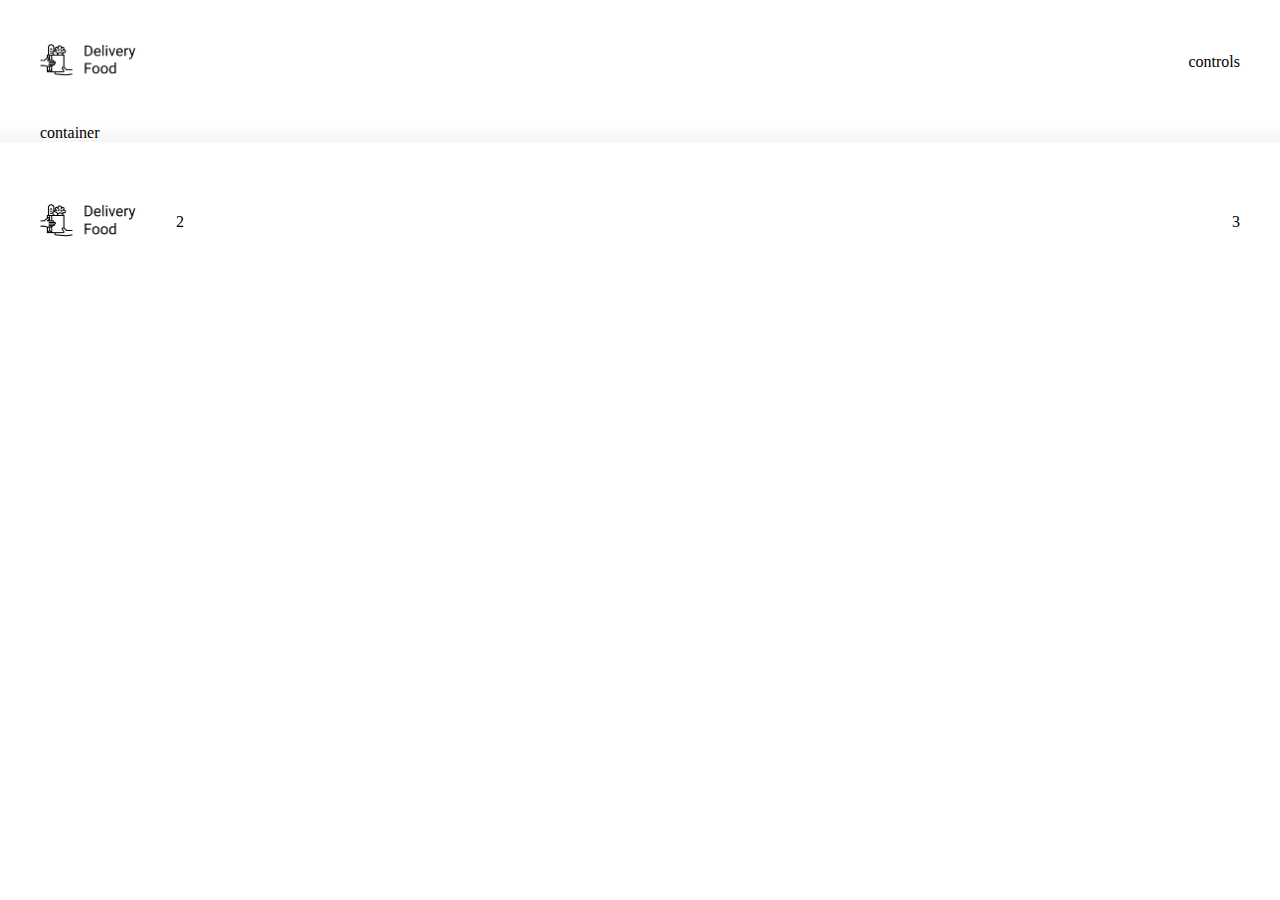
<file: index.html>
<!DOCTYPE html>
<html lang="ru">

<head>
    <meta charset="UTF-8">
    <meta name="viewport" content="width=device-width, initial-scale=1.0">
    <link rel="stylesheet" href="style.css">
    <title>Delivery Food</title>
</head>

<body>
    <header class="header">
        <div class="container">
            <div class="header-box">
                <div class="header-logo logo">
                    <img src="./images/logo.png" alt="logo">
                </div>
                <div class="header-controls">controls</div>
            </div>
        </div>
    </header>
    <main class="main">
        <div class="container">
            container
        </div>
    </main>
    <footer class="footer">
        <div class="container">
            <div class="footer-box">
                <div class="footer-logo logo">
                    <img src="./images/logo.png" alt="logo">
                </div>
                <div class="footer-nav">2</div>
                <div class="footer-social">3</div>
            </div>
        </div>
    </footer>
</body>

</html>
</file>
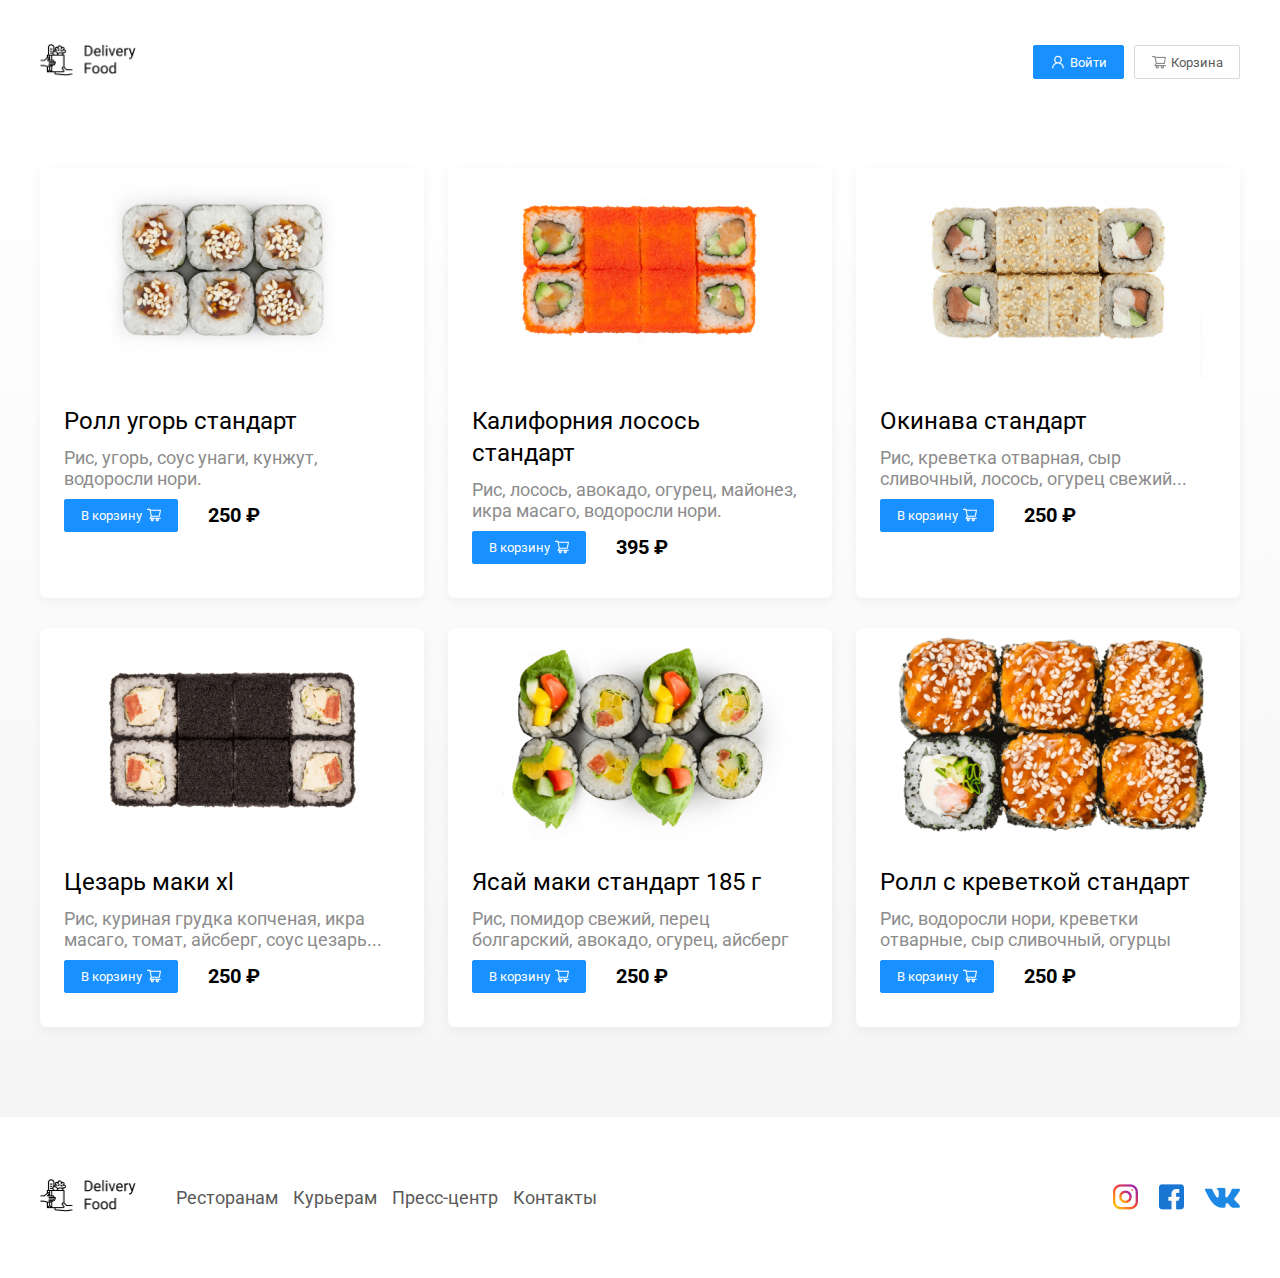
<file: goods.html>
<!DOCTYPE html>
<html lang="ru">

<head>
    <meta charset="UTF-8">
    <meta name="viewport" content="width=device-width, initial-scale=1.0">
    <link rel="preconnect" href="https://fonts.googleapis.com">
    <link rel="preconnect" href="https://fonts.gstatic.com" crossorigin>
    <link href="https://fonts.googleapis.com/css2?family=Roboto:ital,wght@0,100..900;1,100..900&display=swap"
        rel="stylesheet">
    <link rel="stylesheet" href="style.css">
    <title>Delivery Food</title>
</head>

<body>
    <div class="page-wrapper">
        <header class="header">
            <div class="container">
                <div class="header-box">
                    <a href="./index.html" class="header-logo logo">
                        <img src="./images/logo.png" alt="logo">
                    </a>
                    <div class="header-controls">
                        <button class="btn btn-primary">
                            <img src="./images/icons/user.png" alt="user">
                            Войти
                        </button>
                        <button class="btn btn-outline">
                            <img src="./images/icons/shopping-cart.png" alt="cart">
                            Корзина
                        </button>
                    </div>
                </div>
            </div>
        </header>
        <main class="main">
            <section class="products">
                <div class="container">
                    <div class="products-wrapper">
                        <div class="products-card">
                            <div class="products-card__image">
                                <img src="./images/goods/good-1.jpg" alt="good-1">
                            </div>
                            <div class="products-card__description">
                                <div class="products-card__description-row">
                                    <h5 class="products-card__description--name">Ролл угорь стандарт</h5>
                                </div>
                                <div class="products-card__description-row">
                                    <p class="products-card__description--text">Рис, угорь, соус унаги, кунжут,
                                        водоросли нори.</p>
                                </div>
                                <div class="products-card__description-row">
                                    <div class="products-card__description-controls">
                                        <button class="btn btn-primary">
                                            В корзину
                                            <img src="./images/icons/shopping-cart-white.svg" alt="shopping-cart">
                                        </button>
                                        <span class="products-card__description-controls--price">250 ₽</span>
                                    </div>
                                </div>
                            </div>
                        </div>

                        <div class="products-card">
                            <div class="products-card__image">
                                <img src="./images/goods/good-2.jpg" alt="good-2">
                            </div>
                            <div class="products-card__description">
                                <div class="products-card__description-row">
                                    <h5 class="products-card__description--name">Калифорния лосось стандарт</h5>
                                </div>
                                <div class="products-card__description-row">
                                    <p class="products-card__description--text">Рис, лосось, авокадо, огурец, майонез,
                                        икра масаго, водоросли нори.</p>
                                </div>
                                <div class="products-card__description-row">
                                    <div class="products-card__description-controls">
                                        <button class="btn btn-primary">
                                            В корзину
                                            <img src="./images/icons/shopping-cart-white.svg" alt="shopping-cart">
                                        </button>
                                        <span class="products-card__description-controls--price">395 ₽</span>
                                    </div>
                                </div>
                            </div>
                        </div>

                        <div class="products-card">
                            <div class="products-card__image">
                                <img src="./images/goods/good-3.jpg" alt="good-3">
                            </div>
                            <div class="products-card__description">
                                <div class="products-card__description-row">
                                    <h5 class="products-card__description--name">Окинава стандарт</h5>
                                </div>
                                <div class="products-card__description-row">
                                    <p class="products-card__description--text"> Рис, креветка отварная, сыр сливочный,
                                        лосось, огурец свежий...</p>
                                </div>
                                <div class="products-card__description-row">
                                    <div class="products-card__description-controls">
                                        <button class="btn btn-primary">
                                            В корзину
                                            <img src="./images/icons/shopping-cart-white.svg" alt="shopping-cart">
                                        </button>
                                        <span class="products-card__description-controls--price">250 ₽</span>
                                    </div>
                                </div>
                            </div>
                        </div>

                        <div class="products-card">
                            <div class="products-card__image">
                                <img src="./images/goods/good-4.jpg" alt="good-4">
                            </div>
                            <div class="products-card__description">
                                <div class="products-card__description-row">
                                    <h5 class="products-card__description--name">Цезарь маки хl</h5>
                                </div>
                                <div class="products-card__description-row">
                                    <p class="products-card__description--text">Рис, куриная грудка копченая, икра
                                        масаго, томат, айсберг, соус цезарь...</p>
                                </div>
                                <div class="products-card__description-row">
                                    <div class="products-card__description-controls">
                                        <button class="btn btn-primary">
                                            В корзину
                                            <img src="./images/icons/shopping-cart-white.svg" alt="shopping-cart">
                                        </button>
                                        <span class="products-card__description-controls--price">250 ₽</span>
                                    </div>
                                </div>
                            </div>
                        </div>

                        <div class="products-card">
                            <div class="products-card__image">
                                <img src="./images/goods/good-5.jpg" alt="good-5">
                            </div>
                            <div class="products-card__description">
                                <div class="products-card__description-row">
                                    <h5 class="products-card__description--name">Ясай маки стандарт 185 г</h5>
                                </div>
                                <div class="products-card__description-row">
                                    <p class="products-card__description--text">Рис, помидор свежий, перец болгарский,
                                        авокадо, огурец, айсберг</p>
                                </div>
                                <div class="products-card__description-row">
                                    <div class="products-card__description-controls">
                                        <button class="btn btn-primary">
                                            В корзину
                                            <img src="./images/icons/shopping-cart-white.svg" alt="shopping-cart">
                                        </button>
                                        <span class="products-card__description-controls--price">250 ₽</span>
                                    </div>
                                </div>
                            </div>
                        </div>

                        <div class="products-card">
                            <div class="products-card__image">
                                <img src="./images/goods/good-6.jpg" alt="good-6">
                            </div>
                            <div class="products-card__description">
                                <div class="products-card__description-row">
                                    <h5 class="products-card__description--name">Ролл с креветкой стандарт</h5>
                                </div>
                                <div class="products-card__description-row">
                                    <p class="products-card__description--text">Рис, водоросли нори, креветки отварные,
                                        сыр сливочный, огурцы</p>
                                </div>
                                <div class="products-card__description-row">
                                    <div class="products-card__description-controls">
                                        <button class="btn btn-primary">
                                            В корзину
                                            <img src="./images/icons/shopping-cart-white.svg" alt="shopping-cart">
                                        </button>
                                        <span class="products-card__description-controls--price">250 ₽</span>
                                    </div>
                                </div>
                            </div>
                        </div>
                    </div>
                </div>
            </section>
        </main>

        <div class="cart-modal__overlay">
            <div class="cart-modal">
                <div class="cart-modal__header">
                    <h2 class="cart-modal__header--title">Корзина</h2>
                    <span class="cart-modal__header--close">
                        <img src="./images/icons/close.svg" alt="close">
                    </span>
                </div>
                <div class="cart-modal__body">
                    <div class="cart-item">
                        <p class="cart-item__title">Ролл угорь стандарт</p>
                        <div class="cart-item__controls">
                            <div class="cart-item__controls--price">250 ₽</div>
                            <button class="btn btn-outline">-</button>
                            <div class="cart-item__controls--count">1</div>
                            <button class="btn btn-outline">+</button>

                        </div>
                    </div>

                    <div class="cart-item">
                        <p class="cart-item__title">Ролл угорь стандарт</p>
                        <div class="cart-item__controls">
                            <div class="cart-item__controls--price">250 ₽</div>
                            <button class="btn btn-outline">-</button>
                            <div class="cart-item__controls--count">1</div>
                            <button class="btn btn-outline">+</button>

                        </div>
                    </div>

                    <div class="cart-item">
                        <p class="cart-item__title">Ролл угорь стандарт</p>
                        <div class="cart-item__controls">
                            <div class="cart-item__controls--price">250 ₽</div>
                            <button class="btn btn-outline">-</button>
                            <div class="cart-item__controls--count">1</div>
                            <button class="btn btn-outline">+</button>

                        </div>
                    </div>
                </div>
                <div class="cart-modal__footer">
                    <div class="cart-modal__footer--price">1250 ₽</div>
                    <div class="cart-modal__footer--controls">
                        <button class="btn btn-primary">
                            Оформить заказ
                        </button>
                        <button class="btn btn-outline">
                            Отмена
                        </button>
                    </div>
                </div>
            </div>
        </div>

        <footer class="footer">
            <div class="container">
                <div class="footer-box">
                    <a href="./index.html" class="footer-logo logo">
                        <img src="./images/logo.png" alt="logo">
                    </a>
                    <div class="footer-nav">
                        <ul>
                            <li>Ресторанам</li>
                            <li>Курьерам</li>
                            <li>Пресс-центр</li>
                            <li>Контакты</li>
                        </ul>
                    </div>
                    <div class="footer-social">
                        <img src="./images/social/inst.png" alt="INST">
                        <img src="./images/social/fb.png" alt="FB">
                        <img src="./images/social/vk.png" alt="VK">
                    </div>
                </div>
            </div>
        </footer>
    </div>
</body>

</html>
</file>
<file: style.css>
* {
    box-sizing: border-box;
    font-family: Roboto;
    font-style: normal;
    line-height: normal;
}

body {
    margin: 0;
    padding: 0;
}

main {
    flex-grow: 1;
    background: linear-gradient(180deg, rgba(245, 245, 245, 0) 1.04%, #f5f5f5 100%);
}

.page-wrapper {
    display: flex;
    flex-direction: column;
    min-height: 100vh;
}

.container {
    width: 100%;
    height: 100%;
    max-width: 1230px;
    margin: 0 auto;
    padding-left: 15px;
    padding-right: 15px;
}

.btn {
    display: flex;
    padding: 8px 16px;
    align-items: center;
    gap: 4px;
    outline: none;
    cursor: pointer;
}

.btn-primary {
    border-radius: 2px;
    background: #1890ff;
    border: 1px solid #1890ff;
    color: #fff;
}

.btn-outline {
    border-radius: 2px;
    border: 1px solid #d9d9d9;
    background: #fff;
    box-shadow: 0 0 2px 0 rgba(0, 0, 0, 0);
    color: #595959;
}

.logo {
    max-width: 100px;
}

.logo img {
    width: 100%;
}

.header {
    display: flex;
    align-items: center;
    min-height: 124px;
}

.header-box {
    height: 100%;
    display: flex;
    align-items: center;
    justify-content: space-between;
}

.header-controls {
    display: flex;
    align-items: center;
    justify-content: flex-end;
    gap: 10px;
}

.footer {
    display: flex;
    align-items: center;
    min-height: 156px;
    padding: 60px 0;
}

.footer-box {
    height: 100%;
    display: flex;
    align-items: center;
    justify-content: space-between;
    gap: 36px;
    flex-wrap: wrap;
}

.footer-nav {
    flex-grow: 1;
}

.footer-nav ul {
    display: flex;
    align-items: center;
    list-style: none;
    margin: 0;
    padding: 0;
    gap: 15px;
    flex-wrap: wrap;
}

.footer-nav ul li {
    color: #595959;
    font-size: 18px;
    font-weight: 400;
}

.footer-nav ul li a {
    color: #595959;
    text-decoration: none;
}

.footer-social {
    display: flex;
    align-items: center;
    justify-content: flex-end;
    gap: 20px;
}

.banner {
    margin-bottom: 56px;
}

.banner-item {
    background-image: url(./images/banners/banner-img.png);
    background-repeat: no-repeat;
    background-size: contain;
    background-position: center right;
    padding: 68px;
    border-radius: 10px;
    background-color: #fff1b8;
}

.banner-item--title {
    color: #302c34;
    font-size: 39px;
    font-weight: 700;
    max-width: 50%;
    margin-top: 0;
    margin-bottom: 15px;
}

.banner-item--subtitle {
    color: #302c34;
    font-size: 24px;
    font-weight: 400;
    max-width: 50%;
    margin: 0;
}

.products-header {
    display: flex;
    align-items: center;
    justify-content: space-between;
    flex-wrap: wrap;
    gap: 24px;
}

.products-header--title {
    color: #000;
    font-size: 36px;
    font-weight: 700;
    margin: 0;
}

.products-header--search {
    min-width: 306px;
    height: 34px;
    flex-shrink: 0;
    border-radius: 2px;
    border: 1px solid #d9d9d9;
    background: #fff;
    padding: 5px 12px;
}

.products-header--search:focus {
    outline: none;
    border: 1px solid #d9d9d9;
}

.products-header--search::placeholder {
    color: #bfbfbf;
    font-size: 16px;
    font-weight: 400;
    line-height: 24px;
}

.products-wrapper {
    margin-top: 44px;
    margin-bottom: 90px;
    display: flex;
    flex-wrap: wrap;
    row-gap: 30px;
    column-gap: 24px;
}

.products-card {
    width: calc((100% - 48px) / 3);
    border-radius: 7px;
    background: #fff;
    box-shadow: 0 4px 12px 0 rgba(0, 0, 0, 0.05);
    overflow: hidden;
    text-decoration: none;
}

.products-card__image {
    width: 100%;
}

.products-card__image img {
    width: 100%;
}

.products-card__description {
    padding: 20px 24px 34px 24px;
}

.products-card__description-row {
    display: flex;
    align-items: center;
    justify-content: space-between;
}

.products-card__description-row:not(:last-child) {
    margin-bottom: 10px;
}

.products-card__description--title {
    color: #000;
    font-size: 24px;
    font-weight: 700;
    line-height: 32px;
    margin: 0;
}

.products-card__description--badge {
    color: #fff;
    font-size: 12px;
    font-weight: 400;
    line-height: 20px;
    border-radius: 2px;
    background: #262626;
    padding: 1px 8px;
}

.products-card__description-info {
    display: flex;
    align-items: center;
    justify-content: flex-start;
    flex-wrap: wrap;
    row-gap: 25px;
    column-gap: 25px;
}

.products-card__description-info--raiting {
    color: #ffc107;
    font-size: 18px;
    font-weight: 700;
    line-height: 32px;
}

.products-card__description-info--price {
    color: #8c8c8c;
    font-size: 18px;
    font-weight: 700;
    line-height: 32px;
}

.products-card__description-info--group {
    color: #8c8c8c;
    font-size: 18px;
    font-weight: 700;
    line-height: 32px;
    position: relative;
}

.products-card__description-info--group::before {
    content: '';
    display: block;
    width: 5px;
    height: 5px;
    border-radius: 50%;
    background-color: #8c8c8c;
    position: absolute;
    left: -14px;
    top: 14px;
}

.products-card__description--name {
    margin: 0;
    color: #000;
    font-size: 24px;
    font-weight: 400;
    line-height: 32px;
}

.products-card__description--text {
    margin: 0;
    color: #8c8c8c;
    font-size: 18px;
    font-weight: 400;
}

.products-card__description-controls {
    display: flex;
    align-items: center;
    justify-content: flex-start;
    flex-wrap: wrap;
    row-gap: 10px;
    column-gap: 30px;
}

.products-card__description-controls--price {
    color: #000;
    font-size: 20px;
    font-weight: 700;
    line-height: 32px;
}

.cart-modal__overlay {
    display: none;
    position: fixed;
    top: 0;
    right: 0;
    bottom: 0;
    left: 0;
    background: rgba(0, 0, 0, 0.4);
    align-items: center;
    justify-content: center;
}

.cart-modal__overlay.open {
    display: flex;
}

.cart-modal {
    width: 100%;
    max-width: 780px;
    padding: 40px 45px;
    border-radius: 5px;
    background: #fff;

}

.cart-modal__header {
    display: flex;
    align-items: center;
    justify-content: space-between;
    margin-bottom: 48px;
}

.cart-modal__header--title {
    color: #000;
    font-size: 36px;
    font-weight: 700;
    margin: 0;
}

.cart-modal__header--close {
    cursor: pointer;
}

.cart-modal__footer {
    display: flex;
    align-items: center;
    justify-content: space-between;
    flex-wrap: wrap;
    gap: 10px;
    margin-top: 50px;
}

.cart-modal__footer--price {
    border-radius: 5px;
    background: #262626;
    color: #fafafa;
    font-size: 20px;
    font-weight: 700;
    padding: 15px 20px;
}

.cart-modal__footer--controls {
    display: flex;
    align-items: center;
    gap: 10px;
}

.cart-item {
    display: flex;
    align-items: center;
    justify-content: space-between;
    flex-wrap: wrap;
    gap: 10px;
}

.cart-item:not(:last-child) {
    padding-bottom: 10px;
    margin-bottom: 10px;
    border-bottom: 1px solid #d9d9d9;
}

.cart-item__title {
    color: #000;
    font-size: 18px;
    font-weight: 400;
    line-height: 32px;
    margin: 0;
}

.cart-item__controls {
    display: flex;
    align-items: center;
}

.cart-item__controls button {
    border: 1px solid #40a9ff;
    color: #40a9ff;
}

.cart-item__controls--price {
    margin-right: 47px;
    color: #000;
    font-size: 20px;
    font-weight: 700;
    line-height: 32px;
}

.cart-item__controls--count {
    margin-left: 15px;
    margin-right: 15px;
}

@media (max-width: 991px) {
    .banner-item {
        background-image: none;
    }

    .banner-item--title {
        max-width: 100%;
    }

    .banner-item--subtitle {
        max-width: 100%;
    }

    .products-card {
        width: calc((100% - 24px) / 2);
    }
}

@media (max-width: 768px) {
    .products-card {
        width: 100%;
    }
}
</file>
